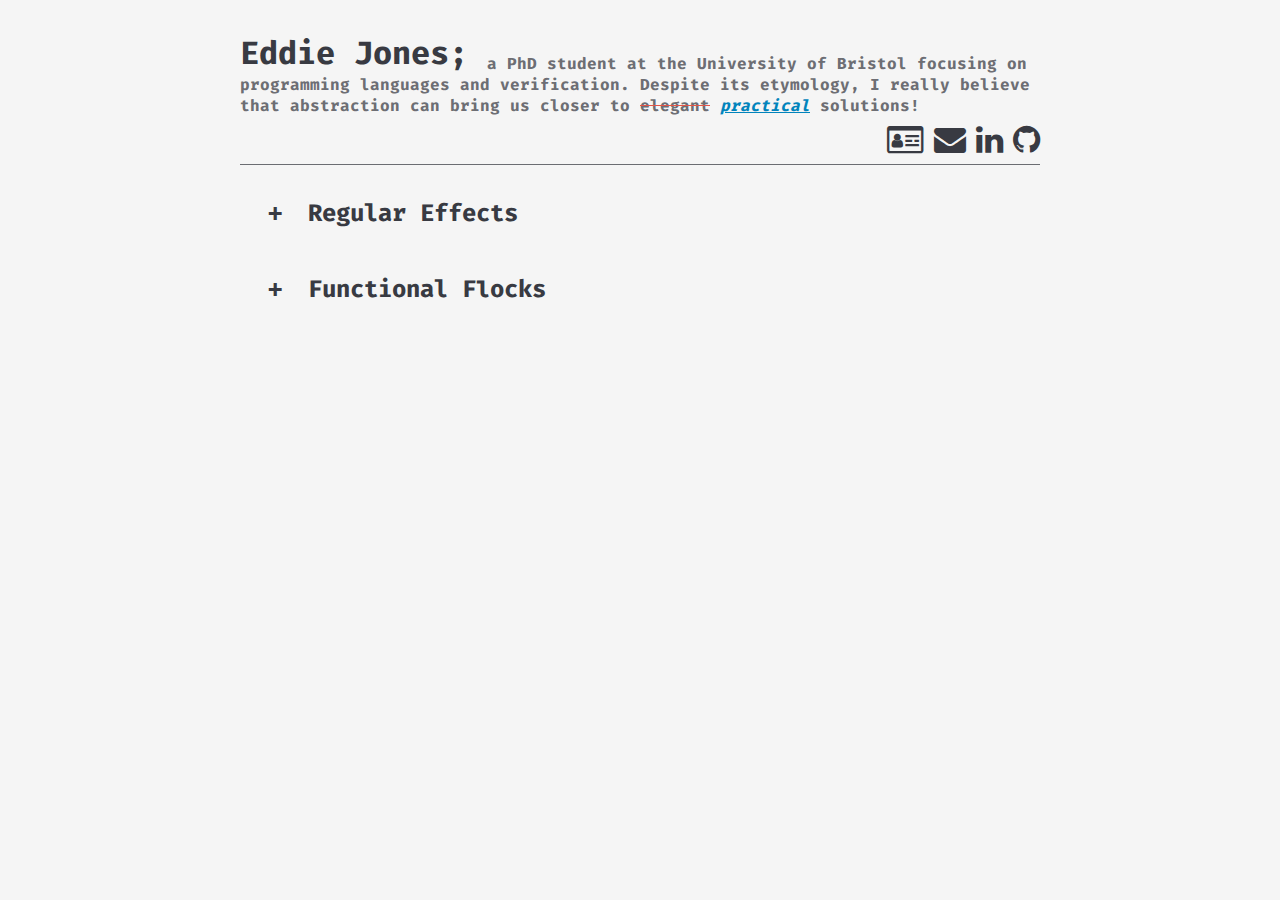
<file: index.html>
<!doctype html>
<html lang="en-GB">

<head>
  <meta charset="utf-8">
  <meta name="viewport" content="width=device-width, initial-scale=1.0">
  <meta name="description" content="Computer science in abstract">
  <meta name="keywords" content="Computer Science, Formal Verification, Functional Programming, Haskell">
  <meta name="author" content="Eddie Jones">

  <link rel="icon" href="img/icon.png">

  <link href="https://cdnjs.cloudflare.com/ajax/libs/font-awesome/4.7.0/css/font-awesome.min.css" rel="stylesheet">
  <link href="https://fonts.googleapis.com/css?family=Fira+Code" rel="stylesheet">

  <link href="style.css" rel="stylesheet">

  <title>Eddie Jones</title>
</head>

<body>
  <header>
    <div class="title">
      <a href="index.html" rel="home">Eddie Jones;</a>
    </div>

    <div class="description">
      a PhD student at the University of Bristol focusing on programming languages and verification.
      Despite its etymology, I really believe that abstraction can bring us closer to <del>elegant</del>
      <ins>practical</ins> solutions!
    </div>

    <div class="contact">
      <a href="CV.html" class="fa fa-id-card-o"></a>
      <a href="mailto: eddie.c.jones@outlook.com" class="fa fa-envelope"></a>
      <a href="https://www.linkedin.com/in/eddie-jones-b59a80151/" class="fa fa-linkedin"></a>
      <a href="https://github.com/ec-jones" class="fa fa-github"></a>
    </div>
  </header>

  <main>
    <div class="main-list">
      <details>
        <summary>
          <a href="regular-effects.html">Regular Effects</a>
        </summary>
        <div class="post-description">
          Type-checking algebraic effect protocols with the Brzozowski derivative.
        </div>
      </details>

      <details>
        <summary>
          <a href="flocking.html">Functional Flocks</a>
        </summary>
        <div class="post-description">
          Over engineering biomimicry with comonads (apparently monads don't make for a good first blog post).
        </div>
      </details>
    </div>
  </main>
</body>

</html>
</file>
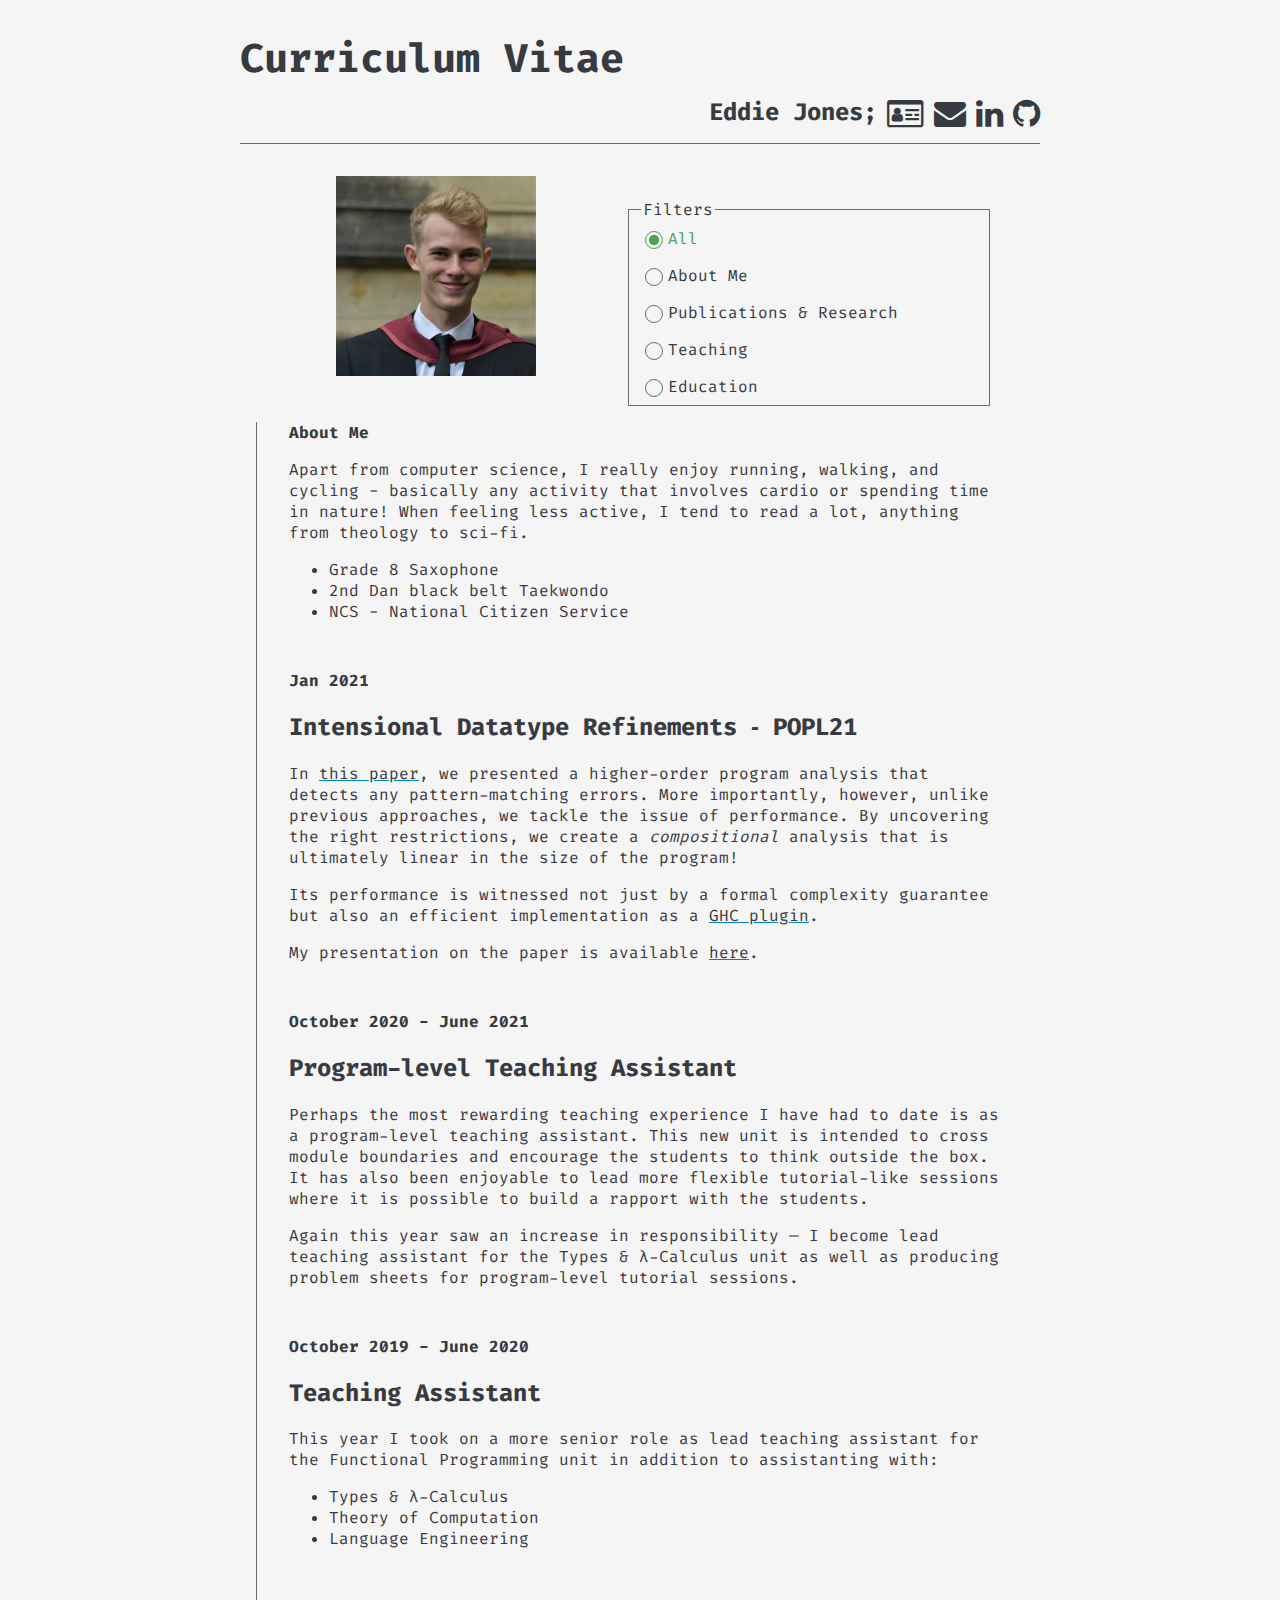
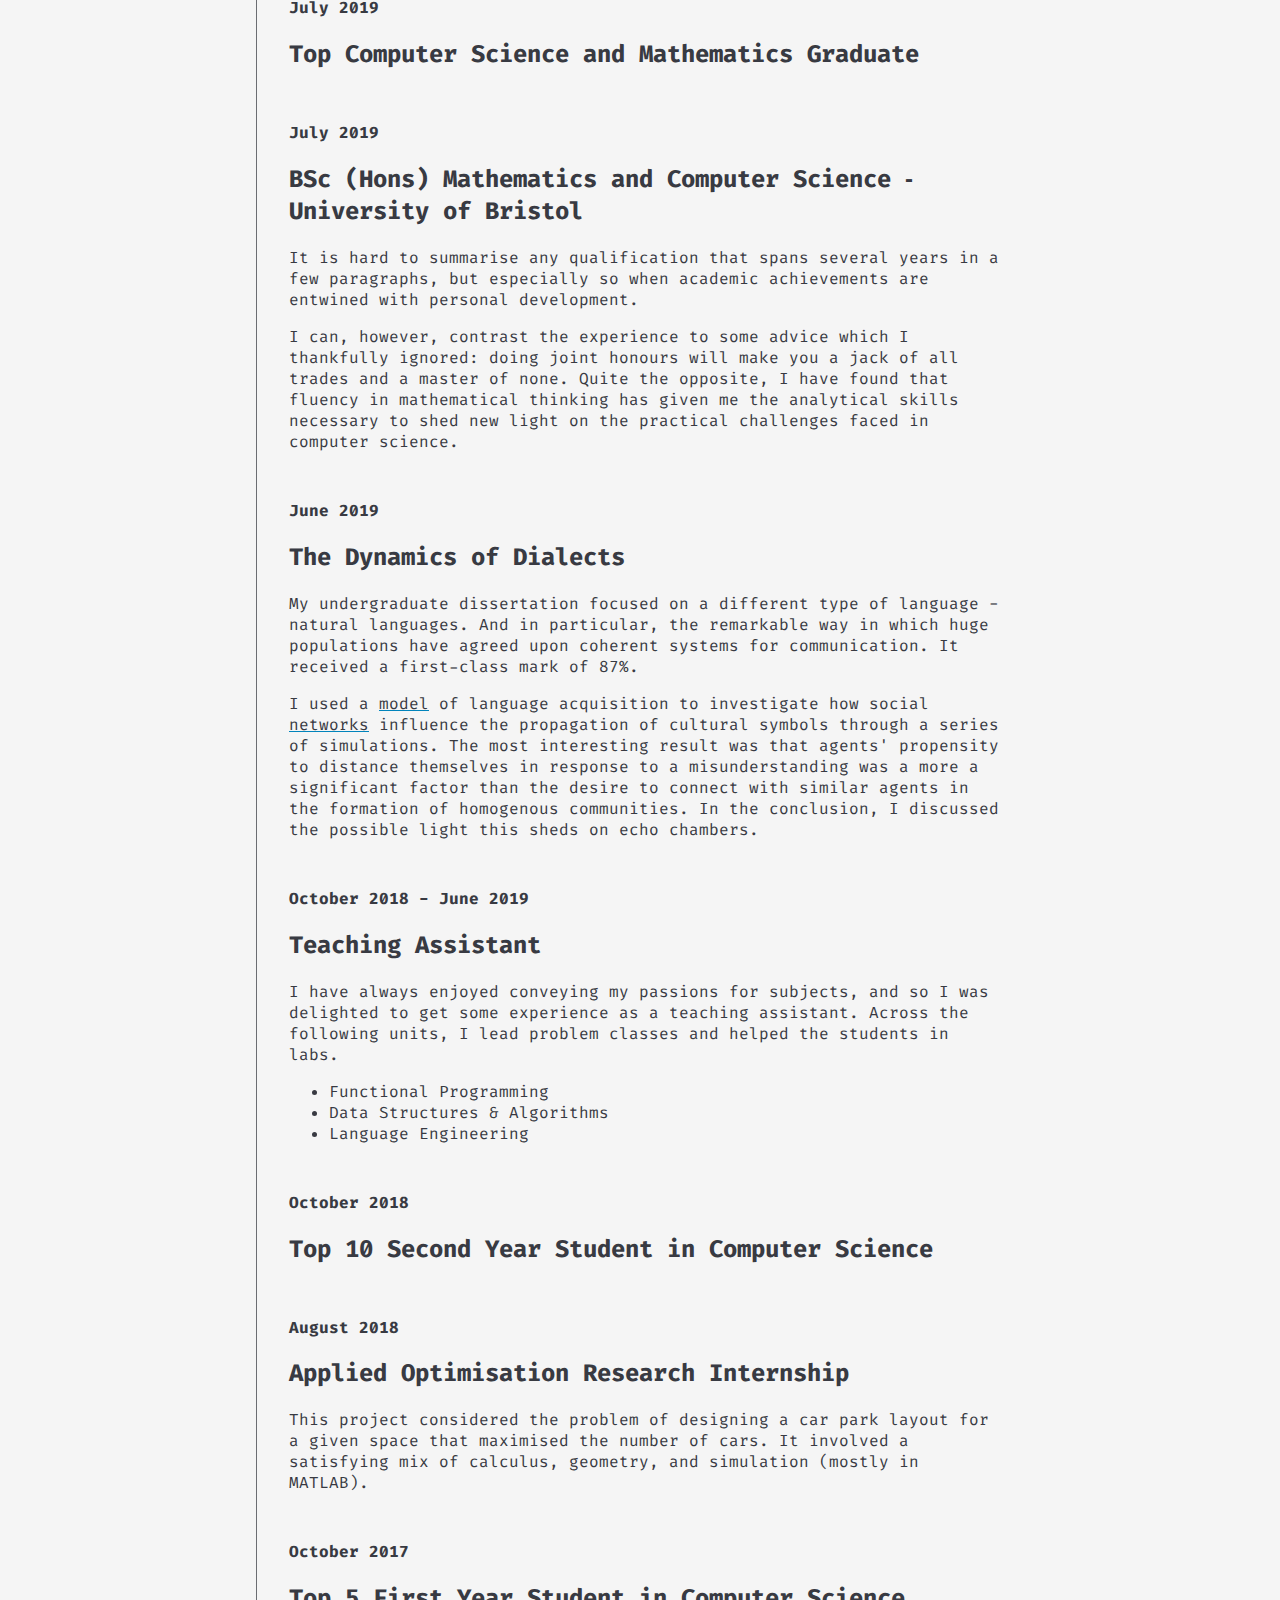
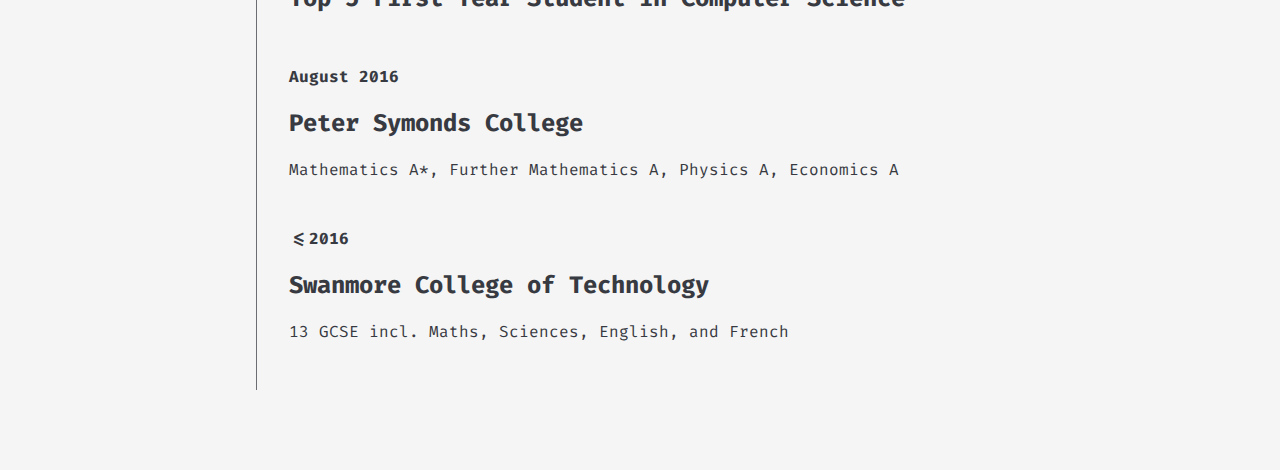
<file: CV.html>
<!doctype html>
<html lang="en">

<head>
  <meta charset="UTF-8">
  <meta name="viewport" content="width=device-width, initial-scale=1">

  <link rel="icon" href="img/icon.png">

  <link rel="stylesheet" href="https://cdnjs.cloudflare.com/ajax/libs/font-awesome/4.7.0/css/font-awesome.min.css">
  <link rel="stylesheet" href="https://fonts.googleapis.com/css?family=Fira+Code">
  <link rel="stylesheet" href="style.css">

  <script src="https://ajax.googleapis.com/ajax/libs/jquery/1.8.3/jquery.min.js"></script>

  <title>Curriculum Vitae</title>
</head>

<body>
  <header>
    <div class="post-title">
      Curriculum Vitae
    </div>

    <div class="contact">
      <a href="index.html" rel="home"><span class="home">Eddie Jones;</span></a>
      <a href="CV.html" class="fa fa-id-card-o"></a>
      <a href="mailto: eddie.c.jones@outlook.com" class="fa fa-envelope"></a>
      <a href="https://www.linkedin.com/in/eddie-jones-b59a80151/" class="fa fa-linkedin"></a>
      <a href="https://github.com/ec-jones" class="fa fa-github"></a>
    </div>
  </header>

  <main>
    <img src="img/square mug.jpg" class="mug-shot">

    <fieldset>
      <legend>Filters</legend>
      <label>
        <input type="radio" value="all" name="filters" checked />
        <span>All</span>
      </label>
      <label>
        <input type="radio" value="misc" name="filters" />
        <span>About Me</span>
      </label>
      <label>
        <input type="radio" value="pub" name="filters" />
        <span>Publications &amp; Research</span>
      </label>
      <label>
        <input type="radio" value="teach" name="filters" />
        <span>Teaching</span>
      </label>
      <label>
        <input type="radio" value="edu" name="filters" />
        <span>Education</span>
      </label>
    </fieldset>

    <div topic="misc" class="cv-item" tag="About Me">
      <!-- hidden=true -->
      <p>
        Apart from computer science, I really enjoy running, walking, and cycling - basically any activity that involves
        cardio or spending time in nature! When feeling less active, I tend to read a lot, anything from theology to
        sci-fi.
      </p>
      <ul>
        <li>Grade 8 Saxophone</li>
        <li>2nd Dan black belt Taekwondo</li>
        <li>NCS - National Citizen Service</li>
      </ul>
    </div>

    <div topic="pub" class="cv-item" tag="Jan 2021">
      <h2>Intensional Datatype Refinements &dash; POPL21</h2>
      <p>
        In <a href="https://arxiv.org/abs/2008.01452">this paper</a>, we presented a higher-order program analysis that
        detects any pattern-matching errors. More importantly, however, unlike previous approaches, we tackle the issue
        of performance. By uncovering the right restrictions, we create a <em>compositional</em> analysis that is
        ultimately linear in the size of the program!
      </p>

      <p>
        Its performance is witnessed not just by a formal complexity guarantee but also an efficient implementation as a
        <a href="https://hackage.haskell.org/package/intensional-datatys">GHC plugin</a>.
      </p>

      <p>
        My presentation on the paper is available <a href="https://www.youtube.com/watch?v=BkqoQfAWYTo">here</a>.
      </p>
    </div>

    <div topic="teach" class="cv-item" tag="October 2020 - June 2021">
      <h2>Program-level Teaching Assistant</h2>
      <p>
        Perhaps the most rewarding teaching experience I have had to date is as a program-level teaching assistant.
        This new unit is intended to cross module boundaries and encourage the students to think outside the box.
        It has also been enjoyable to lead more flexible tutorial-like sessions where it is possible to build a rapport
        with the students.
      </p>
      <p>
        Again this year saw an increase in responsibility &mdash; I become lead teaching assistant for the Types &amp;
        &lambda;-Calculus unit as well as producing problem sheets for program-level tutorial sessions.
      </p>
    </div>

    <div topic="teach" class="cv-item" tag="October 2019 - June 2020">
      <h2>Teaching Assistant </h2>
      <p>
        This year I took on a more senior role as lead teaching assistant for the Functional Programming unit in
        addition to assistanting with:

      <ul>
        <li> Types &amp; &lambda;-Calculus </li>
        <li> Theory of Computation </li>
        <li> Language Engineering </li>
      </ul>
      </p>
    </div>

    <div topic="edu" class="cv-item" tag="July 2019">
      <h2>Top Computer Science and Mathematics Graduate</h2>
    </div>

    <div topic="edu" class="cv-item" tag="July 2019">
      <h2>BSc (Hons) Mathematics and Computer Science &dash; University of Bristol</h2>
      <p>
        It is hard to summarise any qualification that spans several years in a few paragraphs, but especially so when
        academic achievements are entwined with personal development.
      </p>
      <p>
        I can, however, contrast the experience to some advice which I thankfully ignored: doing joint honours will make
        you a jack of all trades and a master of none. Quite the opposite, I have found that fluency in mathematical
        thinking has given me the analytical skills necessary to shed new light on the practical challenges faced in
        computer science.
      </p>
    </div>

    <div topic="edu, pub" class="cv-item" tag="June 2019">
      <h2>The Dynamics of Dialects</h2>
      <p>
        My undergraduate dissertation focused on a different type of language - natural languages.
        And in particular, the remarkable way in which huge populations have agreed upon coherent systems for
        communication. It received a first-class mark of 87&#37;.
      </p>
      <p>
        I used a <a href="https://www.pnas.org/content/109/18/6819.full">model</a> of language acquisition to
        investigate how social <a href="https://en.wikipedia.org/wiki/Small-world_network">networks</a> influence the
        propagation of cultural symbols through a series of simulations. The most interesting result was that agents'
        propensity to distance themselves in response to a misunderstanding was a more a significant factor than the
        desire to connect with similar agents in the formation of homogenous communities. In the conclusion, I discussed
        the possible light this sheds on echo chambers.
      </p>
    </div>

    <div topic="teach" class="cv-item" tag="October 2018 - June 2019">
      <h2>Teaching Assistant </h2>
      <p>
        I have always enjoyed conveying my passions for subjects, and so I was delighted to get some experience as a
        teaching assistant. Across the following units, I lead problem classes and helped the students in labs.
      </p>
      <ul>
        <li> Functional Programming</li>
        <li>Data Structures &amp; Algorithms</li>
        <li>Language Engineering</li>
      </ul>
    </div>

    <div topic="edu" class="cv-item" tag="October 2018">
      <h2>Top 10 Second Year Student in Computer Science</h2>
    </div>

    <div topic="pub" class="cv-item" tag="August 2018">
      <h2>Applied Optimisation Research Internship</h2>
      <p>
        This project considered the problem of designing a car park layout for a given space that maximised the number
        of cars. It involved a satisfying mix of calculus, geometry, and simulation (mostly in MATLAB).
      </p>
    </div>

    <div topic="edu" class="cv-item" tag="October 2017">
      <h2>Top 5 First Year Student in Computer Science</h2>
    </div>

    <div topic="edu" class="cv-item" tag="August 2016">
      <h2>Peter Symonds College</h2>

      <p>
        Mathematics A*, Further Mathematics A, Physics A, Economics A
      </p>
    </div>

    <div topic="edu" class="cv-item" tag="<=2016">
      <h2>Swanmore College of Technology</h2>

      <p>
        13 GCSE incl. Maths, Sciences, English, and French
      </p>
    </div>
  </main>

  <script>
    $('input[type="radio"][name="filters"]').change(function () {
      $('.cv-item').hide();
      switch ($(this).attr("value")) {
        case "all":
          $('.cv-item').show();
          // $('.cv-item[topic *= "misc"]').hide();
          break;
        case "pub": $('.cv-item[topic *= "pub"]').show();
          break;
        case "teach": $('.cv-item[topic *= "teach"]').show();
          break;
        case "edu": $('.cv-item[topic *= "edu"]').show();
          break;
        case "misc": $('.cv-item[topic *= "misc"]').show();
          break;
      }
    });
  </script>
</body>

</html>
</file>
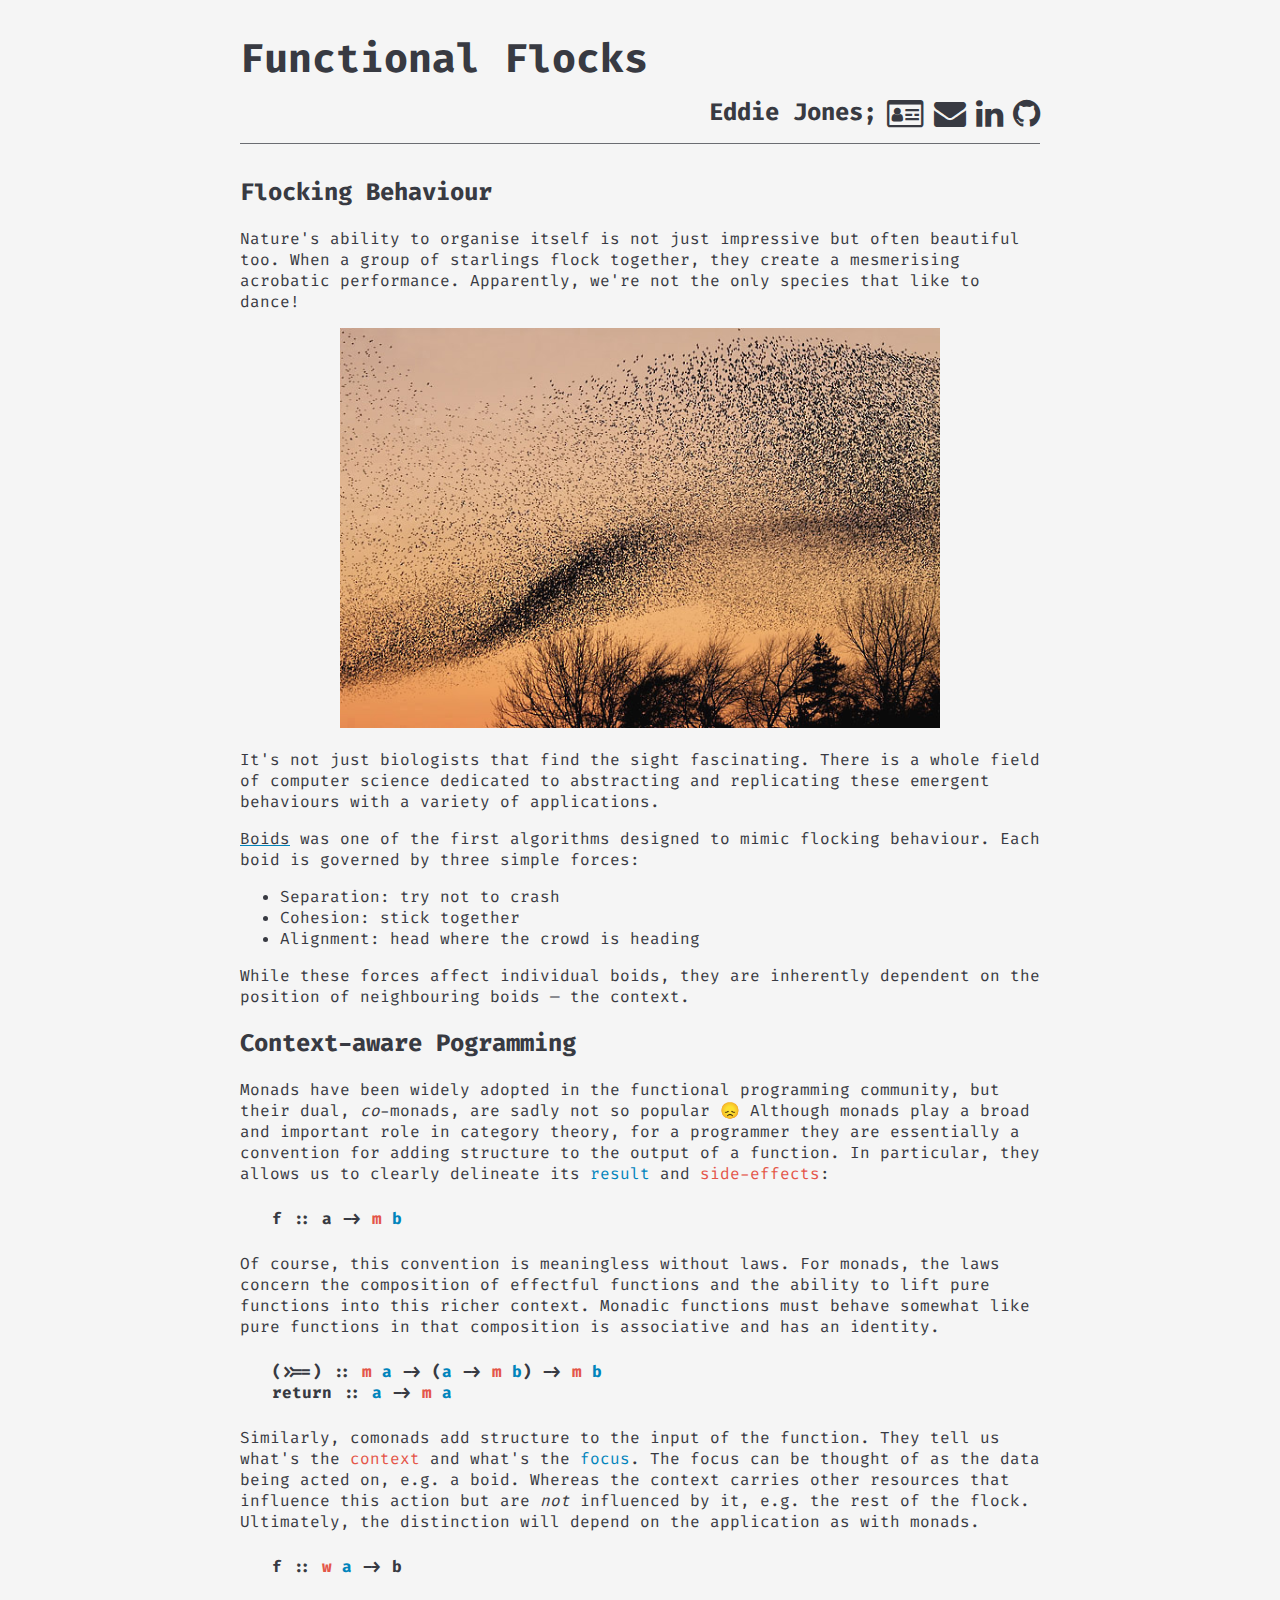
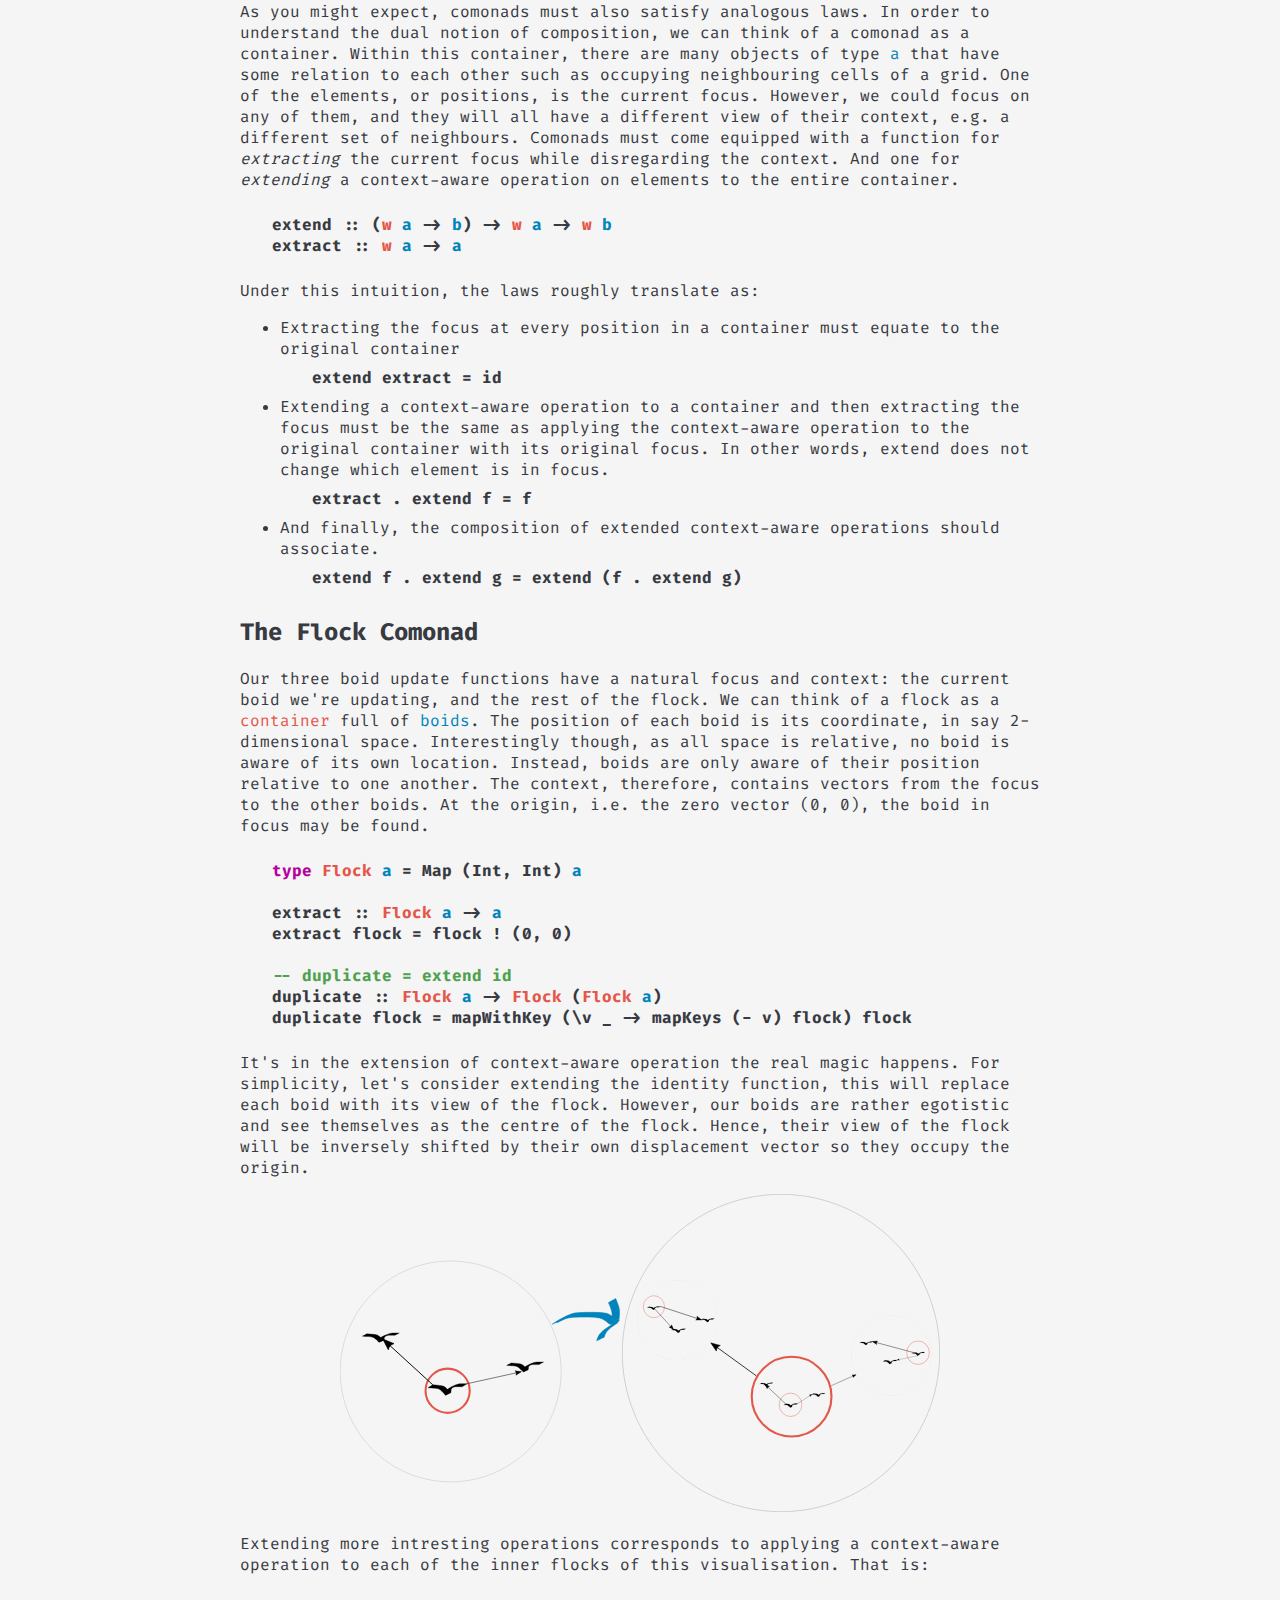
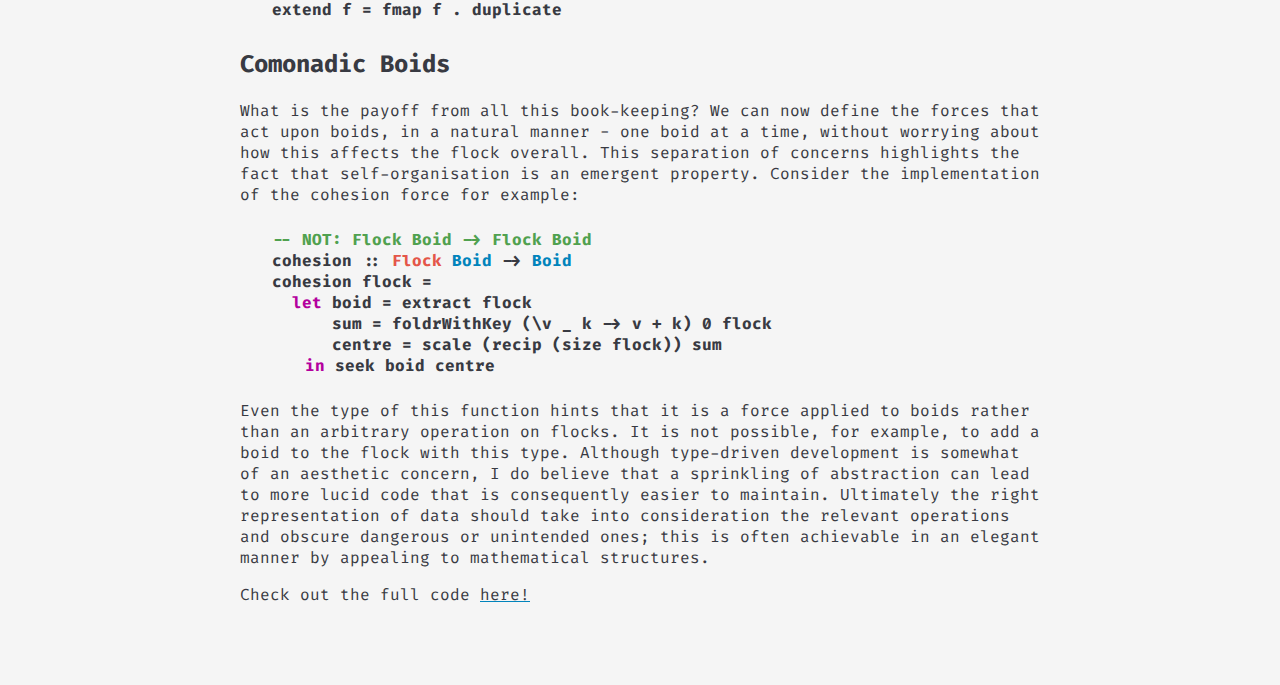
<file: flocking.html>
<!doctype html>
<html lang="en">

<head>
  <meta charset="UTF-8">
  <meta name="viewport" content="width=device-width, initial-scale=1">

  <link rel="icon" href="img/icon.png">

  <link rel="stylesheet" href="https://cdnjs.cloudflare.com/ajax/libs/font-awesome/4.7.0/css/font-awesome.min.css">
  <link rel="stylesheet" href="https://fonts.googleapis.com/css?family=Fira+Code">

  <link rel="stylesheet" href="style.css">

  <title>Functional Flocks</title>
</head>

<body>
  <header>
    <div class="post-title">
      Functional Flocks
    </div>

    <div class="contact">
      <a href="index.html" rel="home"><span class="home">Eddie Jones;</span></a>
      <a href="CV.html" class="fa fa-id-card-o"></a>
      <a href="mailto: eddie.c.jones@outlook.com" class="fa fa-envelope"></a>
      <a href="https://www.linkedin.com/in/eddie-jones-b59a80151/" class="fa fa-linkedin"></a>
      <a href="https://github.com/ec-jones" class="fa fa-github"></a>
    </div>
  </header>

  <main>
    <h2>
      Flocking Behaviour
    </h2>

    <p>
      Nature's ability to organise itself is not just impressive but often beautiful too.
      When a group of starlings flock together, they create a mesmerising acrobatic performance.
      Apparently, we're not the only species that like to dance!
    </p>

    <figure>
      <img src="img/geograph-2687912-by-Walter-Baxter.jpg" alt="A murmuration of starlings at Gretna, by Walter Baxter">
      <figcaption>
        <a href="https://www.geograph.org.uk/photo/2687912">A murmuration of starlings at Gretna</a>,
        <a href="https://www.geograph.org.uk/profile/6638">Walter Baxter</a>
        <br>
        <br>
        Available for reuse under the
        <a href="https://creativecommons.org/licenses/by-sa/2.0/">Creative Commons licence</a>
      </figcaption>
    </figure>

    <p>
      It's not just biologists that find the sight fascinating.
      There is a whole field of computer science dedicated to abstracting and replicating these emergent behaviours with
      a variety of applications.
    </p>

    <p>
      <a href="http://www.red3d.com/cwr/boids/">Boids</a> was one of the first algorithms designed to mimic flocking
      behaviour.
      Each boid is governed by three simple forces:
    <ul>
      <li>Separation: try not to crash</li>
      <li>Cohesion: stick together</li>
      <li>Alignment: head where the crowd is heading</li>
    </ul>
    </p>

    <p>
      While these forces affect individual boids, they are inherently dependent on the position of neighbouring boids
      &mdash; the context.
    </p>

    <h2>
      Context-aware Pogramming
    </h2>

    <p>
      Monads have been widely adopted in the functional programming community, but their dual, <em>co</em>-monads, are
      sadly not so popular &#128542; Although monads play a broad and important role in category theory, for a
      programmer they are essentially a convention for adding structure to the output of a function.
      In particular, they allows us to clearly delineate its <span class="blue">result</span> and <span
        class="red">side-effects</span>:
    </p>
    <div class="code-line">
      f :: a -> <span class="red">m</span> <span class="blue">b</span>
    </div>
    <p>
      Of course, this convention is meaningless without laws.
      For monads, the laws concern the composition of effectful functions and the ability to lift pure functions into
      this richer context. Monadic functions must behave somewhat like pure functions in that composition is associative
      and has an identity.
    </p>
    <div class="code-line">
      (>>=) :: <span class="red">m</span> <span class="blue">a</span> -> (<span class="blue">a</span> -> <span
        class="red">m</span> <span class="blue">b</span>) -> <span class="red">m</span> <span class="blue">b</span>
      <br>
      return :: <span class="blue">a</span> -> <span class="red">m</span> <span class="blue">a</span>
      <br>

    </div>
    <p>
      Similarly, comonads add structure to the input of the function. They tell us what's the <span
        class="red">context</span> and what's the <span class="blue">focus</span>. The focus can be thought of as
      the
      data being acted on, e.g. a boid. Whereas the context carries other resources that influence this action but are
      <em>not</em> influenced by it, e.g. the rest of the flock. Ultimately, the distinction will depend on the
      application as with monads.
    </p>
    <div class="code-line">
      f :: <span class="red">w</span> <span class="blue">a</span> -> b
    </div>
    <p>
      As you might expect, comonads must also satisfy analogous laws.

      In order to understand the dual notion of composition, we can think of a comonad as a container.
      Within this container, there are many objects of type <span class="blue">a</span> that have some relation to each
      other such as occupying neighbouring cells of a grid. One of the elements, or positions, is the current focus.
      However, we could focus on any of them, and they will all have a different view of their context, e.g. a different
      set of neighbours.

      Comonads must come equipped with a function for <em>extracting</em> the current focus while disregarding the
      context. And one for <em>extending</em> a context-aware operation on elements to the entire container.

    </p>
    <div class="code-line">
      extend :: (<span class="red">w</span> <span class="blue">a</span> -> <span class="blue">b</span>) ->
      <span class="red">w</span> <span class="blue">a</span> -> <span class="red">w</span> <span class="blue">b</span>
      <br>
      extract :: <span class="red">w</span> <span class="blue">a</span> ->
      <span class="blue">a</span>
    </div>

    <p>
      Under this intuition, the laws roughly translate as:
    <ul>
      <li>Extracting the focus at every position in a container must equate to the original container</li>
      <div class="code-line">
        extend extract = id
      </div>
      <li>Extending a context-aware operation to a container and then extracting the focus must be the same as applying
        the context-aware operation to the original container with its original focus. In other words, extend does not
        change which element is in focus.
      </li>
      <div class="code-line">
        extract . extend f = f
      </div>
      <li>And finally, the composition of extended context-aware operations should associate. </li>
      <div class="code-line">
        extend f . extend g = extend (f . extend g)
      </div>
    </ul>
    </p>

    <h2>
      The Flock Comonad
    </h2>

    <p>
      Our three boid update functions have a natural focus and context: the current boid we're updating, and the rest of
      the flock. We can think of a flock as a <span class="red">container</span> full of
      <span class="blue">boids</span>. The position of each boid is its coordinate, in say 2-dimensional space.
      Interestingly though, as all space is relative, no boid is aware of its own location. Instead, boids are only
      aware of their position relative to one another. The context, therefore, contains vectors from the focus to the
      other boids. At the origin, i.e. the zero vector (0, 0), the boid in focus may be found.
    </p>

    <div class="code-line">
      <span class="purple">type</span> <span class="red">Flock</span> <span class="blue">a</span> = Map (Int, Int) <span
        class="blue">a</span>
      <br>
      <br>
      extract :: <span class="red">Flock</span> <span class="blue">a</span> ->
      <span class="blue">a</span>
      <br>
      extract flock = flock ! (0, 0)
      <br>
      <br>
      <span class="green">-- duplicate = extend id</span>
      <br>
      duplicate :: <span class="red">Flock</span> <span class="blue">a</span> ->
      <span class="red">Flock</span> (<span class="red">Flock</span> <span class="blue">a</span>)
      <br>
      duplicate flock = mapWithKey (\v _ -> mapKeys (- v) flock) flock
    </div>

    <p>
      It's in the extension of context-aware operation the real magic happens.
      For simplicity, let's consider extending the identity function, this will replace each boid with its view of the
      flock.
      However, our boids are rather egotistic and see themselves as the centre of the flock.
      Hence, their view of the flock will be inversely shifted by their own displacement vector so they occupy the
      origin.
    </p>

    <figure>
      <img src="img/drawing.svg" alt="A murmuration of starlings at Gretna, by Walter Baxter">
    </figure>

    <p>
      Extending more intresting operations corresponds to applying a context-aware operation to each of the inner flocks
      of this visualisation. That is:
    </p>

    <div class="code-line">
      extend f = fmap f . duplicate
    </div>

    <h2>Comonadic Boids</h2>

    <p>
      What is the payoff from all this book-keeping? We can now define the forces that act upon boids, in a natural
      manner - one boid at a time, without worrying about how this affects the flock overall. This separation of
      concerns highlights the fact that self-organisation is an emergent property. Consider the implementation of the
      cohesion force for example:
    </p>

    <div class="code-line">
      <span class="green">-- NOT: Flock Boid -> Flock Boid </span>
      <br>
      cohesion :: <span class="red">Flock</span> <span class="blue">Boid</span> -> <span class="blue">Boid</span>
      <br>
      cohesion flock =
      <br>
      &nbsp; <span class="purple">let</span> boid = extract flock
      <br>
      &nbsp; &nbsp; &nbsp; sum = foldrWithKey (\v _ k -> v + k) 0 flock
      <br>
      &nbsp; &nbsp; &nbsp; centre = scale (recip (size flock)) sum
      <br>
      &nbsp; &thinsp; <span class="purple">in</span> seek boid centre
    </div>

    <p>
      Even the type of this function hints that it is a force applied to boids rather than an arbitrary operation on
      flocks. It is not possible, for example, to add a boid to the flock with this type. Although type-driven
      development is somewhat of an aesthetic concern, I do believe that a sprinkling of abstraction can lead to more
      lucid code that is consequently easier to maintain. Ultimately the right representation of data should take into
      consideration the relevant operations and obscure dangerous or unintended ones; this is often achievable in an
      elegant manner by appealing to mathematical structures.
    </p>

    <p>Check out the full code <a href="https://github.com/ec-jones/doodles/blob/master/src/Flock.hs">here!</a>
    </p>
  </main>
</body>

</html>
</file>
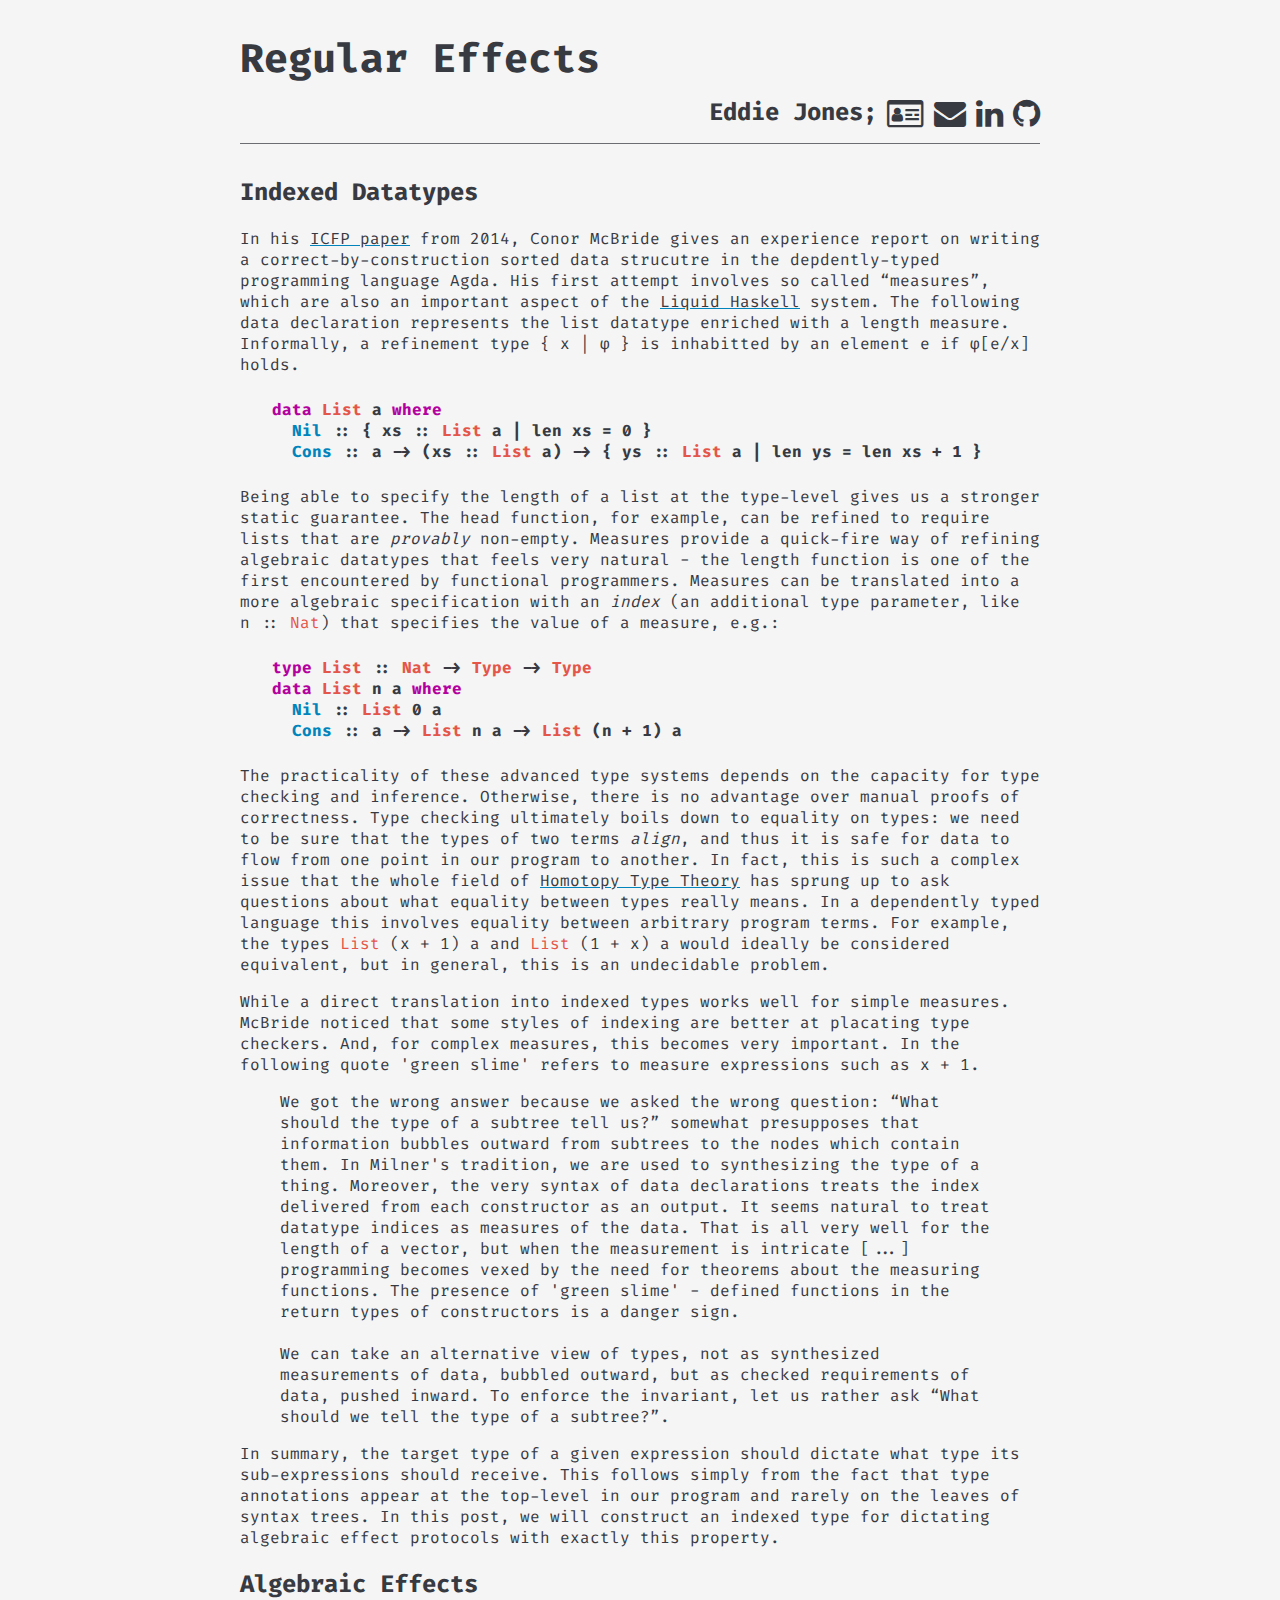
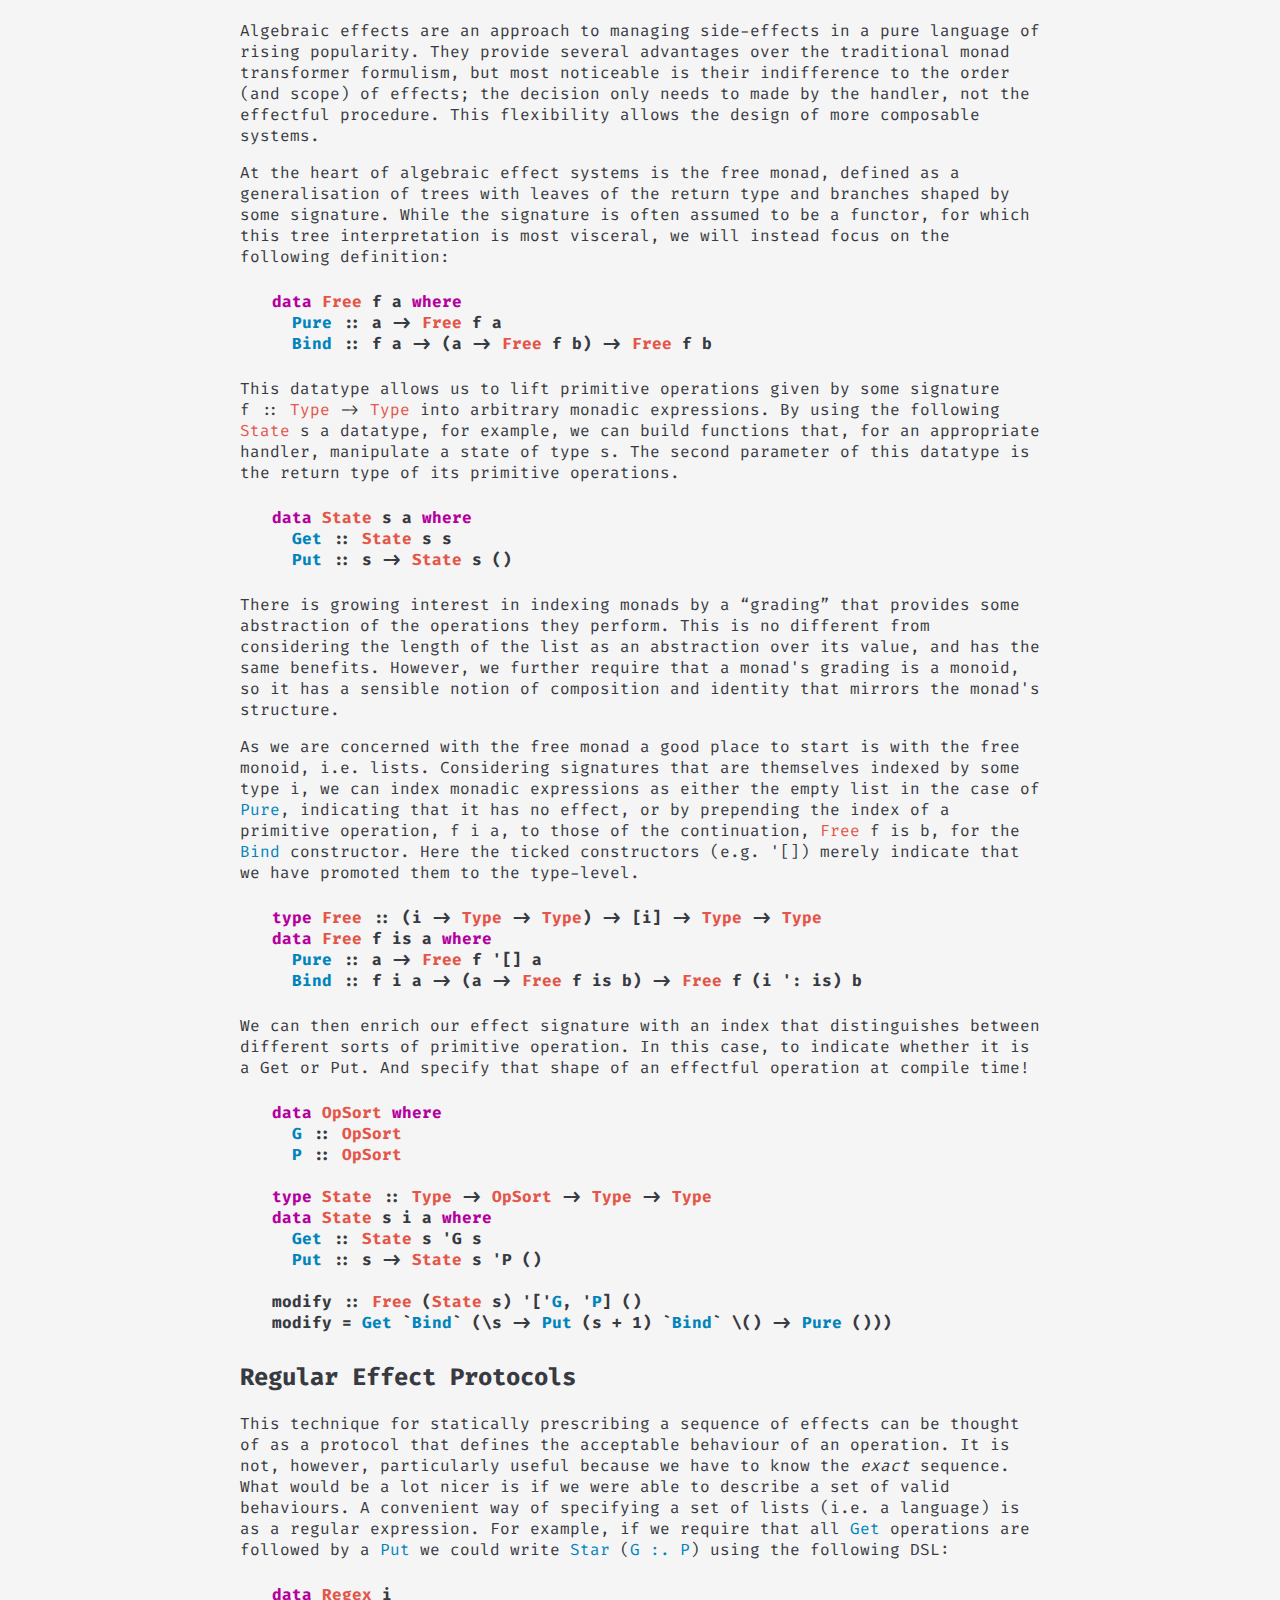
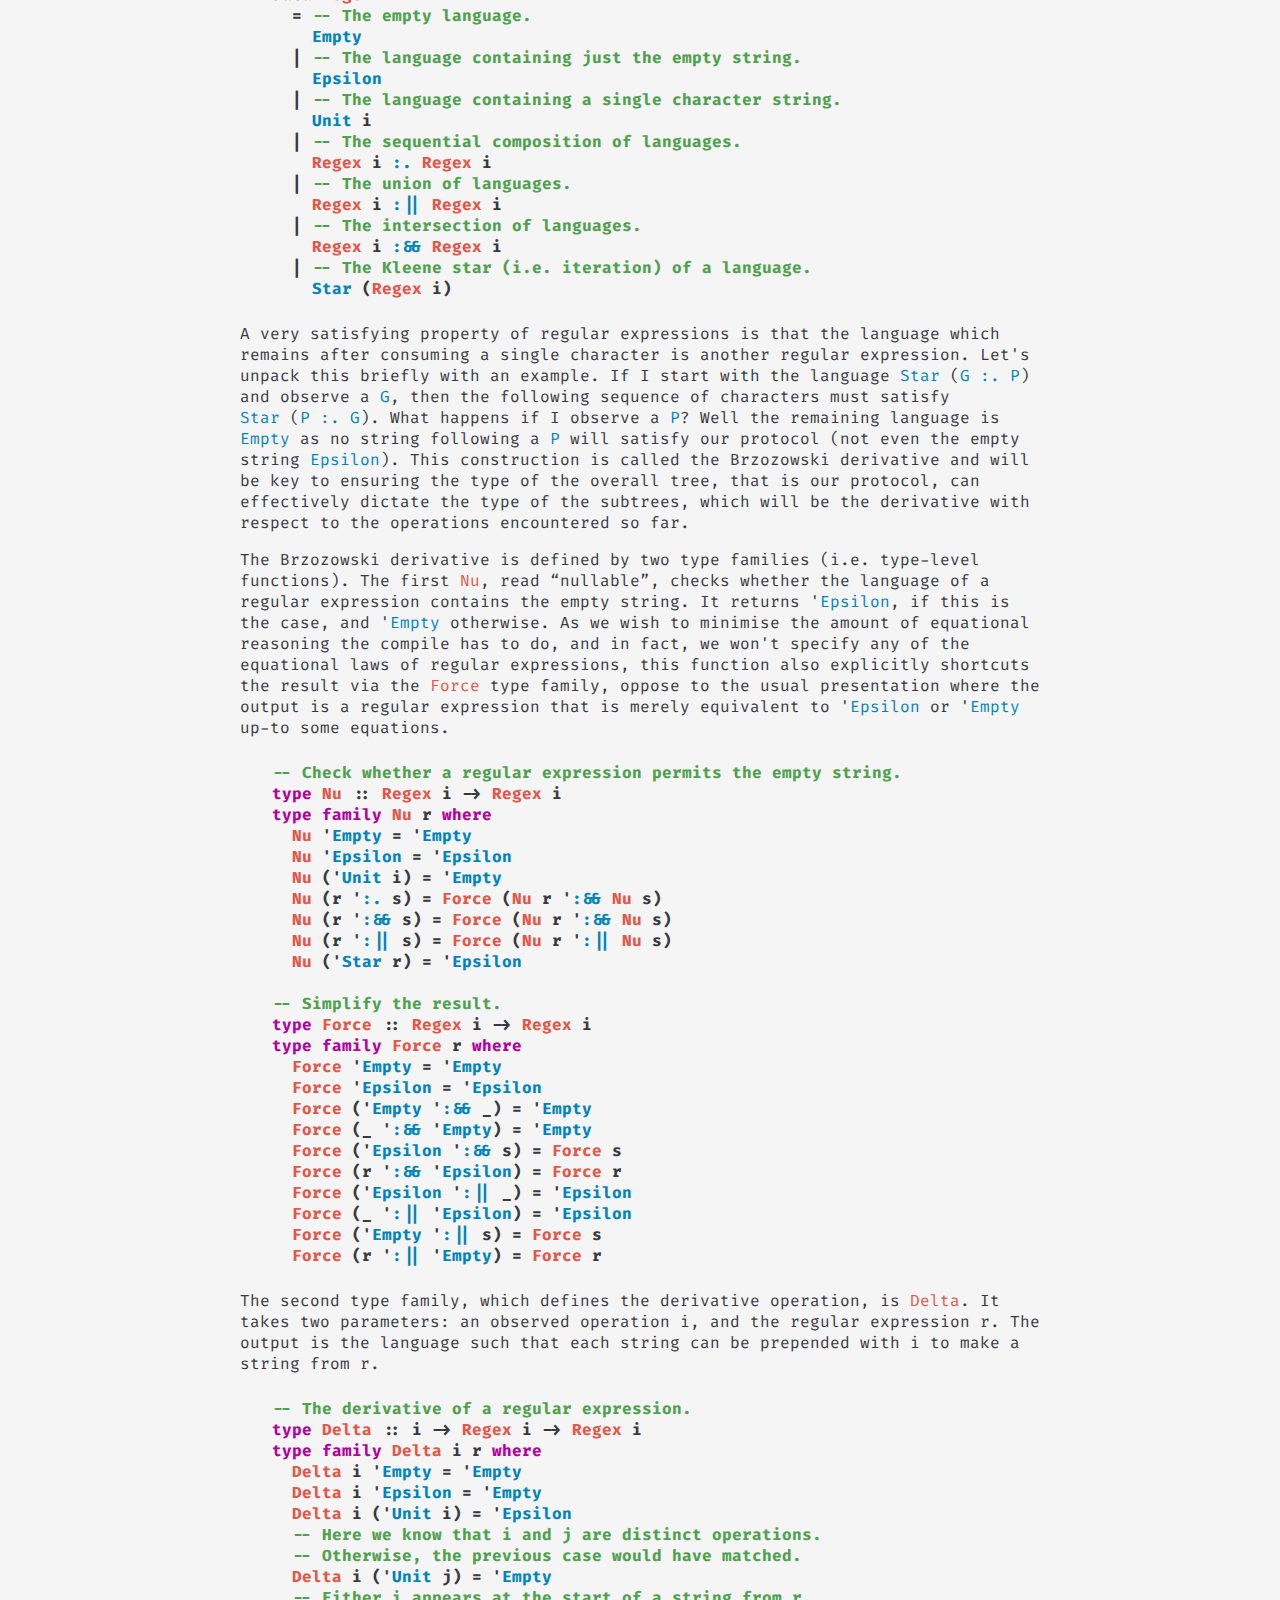
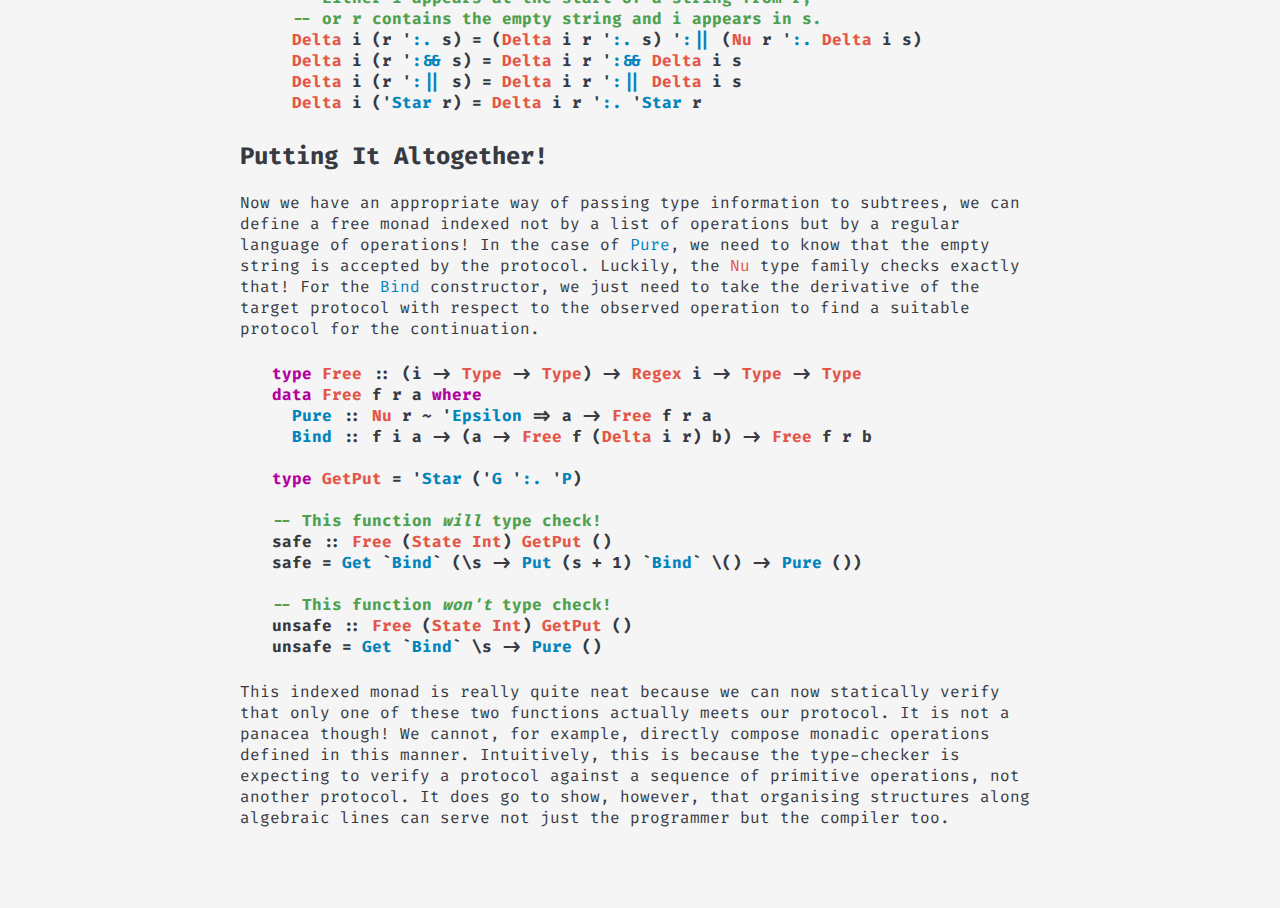
<file: regular-effects.html>
<!doctype html>
<html lang="en">

<head>
  <meta charset="UTF-8">
  <meta name="viewport" content="width=device-width, initial-scale=1">

  <link rel="icon" href="img/icon.png">

  <link rel="stylesheet" href="https://cdnjs.cloudflare.com/ajax/libs/font-awesome/4.7.0/css/font-awesome.min.css">
  <link rel="stylesheet" href="https://fonts.googleapis.com/css?family=Fira+Code">

  <link rel="stylesheet" href="style.css">

  <title>Regular Effects</title>
</head>

<body>
  <header>
    <div class="post-title">
      Regular Effects
    </div>

    <div class="contact">
      <a href="index.html" rel="home"><span class="home">Eddie Jones;</span></a>
      <a href="CV.html" class="fa fa-id-card-o"></a>
      <a href="mailto: eddie.c.jones@outlook.com" class="fa fa-envelope"></a>
      <a href="https://www.linkedin.com/in/eddie-jones-b59a80151/" class="fa fa-linkedin"></a>
      <a href="https://github.com/ec-jones" class="fa fa-github"></a>
    </div>
  </header>

  <main>
    <h2>
      Indexed Datatypes
    </h2>

    <p>
      In his <a href="https://strathprints.strath.ac.uk/51678/7/McBride_ICFP_2014_How_to_keep_your_neighbours_in_order.pdf">
      ICFP paper</a> from 2014, Conor McBride gives an experience report on writing a correct-by-construction sorted data
      strucutre in the depdently-typed programming language Agda. His first attempt involves so called <q>measures</q>,
      which are also an important aspect of the <a href="https://ucsd-progsys.github.io/liquidhaskell/">
      Liquid Haskell</a> system. The following data declaration represents the list datatype enriched with a length
      measure. Informally, a refinement type <span>{ x | &phi; }</span> is inhabitted by an element e if
      <span>&phi;[e/x]</span> holds.
    </p>

    <div class="code-line">
      <span class="purple">data</span> <span class="red">List</span> a <span class="purple">where</span>
      <br>
      &nbsp; <span class="blue">Nil</span> :: { xs :: <span class="red">List</span> a | len xs = 0 }
      <br>
      &nbsp; <span class="blue">Cons</span> :: a -> (xs :: <span class="red">List</span> a) -> { ys ::
      <span class="red">List</span> a | len ys = len xs + 1 }
    </div>

    <p>
      Being able to specify the length of a list at the type-level gives us a stronger static guarantee. The head
      function, for example, can be refined to require lists that are <em>provably</em> non-empty. Measures provide a
      quick-fire way of refining algebraic datatypes that feels very natural - the length function is one of the first
      encountered by functional programmers. Measures can be translated into a more algebraic specification with an
      <em>index</em> (an additional type parameter, like <span>n :: <span class="red">Nat</span></span>) that specifies
      the value of a measure, e.g.:
    </p>

    <div class="code-line">
      <span class="purple">type</span> <span class="red">List</span> :: <span class="red">Nat</span> ->
      <span class="red">Type</span> -> <span class="red">Type</span>
      <br>
      <span class="purple">data</span> <span class="red">List</span> n a <span class="purple">where</span>
      <br>
      &nbsp; <span class="blue">Nil</span> :: <span class="red">List</span> 0 a
      <br>
      &nbsp; <span class="blue">Cons</span> :: a -> <span class="red">List</span> n a -> <span class="red">List</span>
      (n + 1) a
    </div>

    <p>
      The practicality of these advanced type systems depends on the capacity for type checking and inference.
      Otherwise, there is no advantage over manual proofs of correctness. Type checking ultimately boils down to
      equality on types: we need to be sure that the types of two terms <em>align</em>, and thus it is safe for data to
      flow from one point in our program to another. In fact, this is such a complex issue that the whole field of
      <a href="https://homotopytypetheory.org">Homotopy Type Theory</a> has sprung up to ask questions about what
      equality between types really means. In a dependently typed language this involves equality between arbitrary
      program terms. For example, the types <span><span class="red">List</span> (x + 1) a</span> and
      <span><span class="red">List</span> (1 + x)</span> a would ideally be considered equivalent, but in general, this
      is an undecidable problem.
    </p>

    <p>
      While a direct translation into indexed types works well for simple measures. McBride noticed that some styles of
      indexing are better at placating type checkers. And, for complex measures, this becomes very important. In the
      following quote 'green slime' refers to measure expressions such as x + 1.
    <blockquote>
      We got the wrong answer because we asked the wrong question: <q>What should the type of a subtree tell us?</q>
      somewhat presupposes that information bubbles outward from subtrees to the nodes which contain them. In Milner's
      tradition, we are used to synthesizing the type of a thing. Moreover, the very syntax of data declarations treats
      the index delivered from each constructor as an output. It seems natural to treat datatype indices as measures of
      the data. That is all very well for the length of a vector, but when the measurement is intricate [...]
      programming becomes vexed by the need for theorems about the measuring functions. The presence of 'green slime' -
      defined functions in the return types of constructors is a danger sign.
      <br>
      <br>
      We can take an alternative view of types, not as synthesized measurements of data, bubbled outward, but as checked
      requirements of data, pushed inward. To enforce the invariant, let us rather ask
      <q>What should we tell the type of a subtree?</q>.
    </blockquote>
    In summary, the target type of a given expression should dictate what type its sub-expressions should receive. This
    follows simply from the fact that type annotations appear at the top-level in our program and rarely on the leaves
    of syntax trees. In this post, we will construct an indexed type for dictating algebraic effect protocols with
    exactly this property.
    </p>

    <h2>
      Algebraic Effects
    </h2>

    <p>
      Algebraic effects are an approach to managing side-effects in a pure language of rising popularity. They provide
      several advantages over the traditional monad transformer formulism, but most noticeable is their indifference to
      the order (and scope) of effects; the decision only needs to made by the handler, not the effectful procedure.
      This flexibility allows the design of more composable systems.
    </p>
    <p>
      At the heart of algebraic effect systems is the free monad, defined as a generalisation of trees with leaves of
      the return type and branches shaped by some signature. While the signature is often assumed to be a functor, for
      which this tree interpretation is most visceral, we will instead focus on the following definition:
    </p>

    <div class="code-line">
      <span class="purple">data</span> <span class="red">Free</span> f a <span class="purple">where</span>
      <br>
      &nbsp; <span class="blue">Pure</span> :: a -> <span class="red">Free</span> f a
      <br>
      &nbsp; <span class="blue">Bind</span> :: f a -> (a -> <span class="red">Free</span> f b) ->
      <span class="red">Free</span> f b
    </div>

    <p>
      This datatype allows us to lift primitive operations given by some signature
      <span>f :: <span class="red">Type</span> -> <span class="red">Type</span></span> into arbitrary monadic
      expressions. By using the following <span><span class="red">State</span> s a</span> datatype, for example, we can
      build functions that, for an appropriate handler, manipulate a state of type s. The second parameter of this
      datatype is the return type of its primitive operations.
    </p>

    <div class="code-line">
      <span class="purple">data</span> <span class="red">State</span> s a <span class="purple">where</span>
      <br>
      &nbsp; <span class="blue">Get</span> :: <span class="red">State</span> s s
      <br>
      &nbsp; <span class="blue">Put</span> :: s -> <span class="red">State</span> s ()
    </div>

    <p>
      There is growing interest in indexing monads by a <q>grading</q> that provides some abstraction of the operations
      they perform. This is no different from considering the length of the list as an abstraction over its value, and
      has the same benefits. However, we further require that a monad's grading is a monoid, so it has a sensible notion
      of composition and identity that mirrors the monad's structure.
    </p>

    <p>
      As we are concerned with the free monad a good place to start is with the free monoid, i.e. lists. Considering
      signatures that are themselves indexed by some type i, we can index monadic expressions as either the empty list
      in the case of <span class="blue">Pure</span>, indicating that it has no effect, or by prepending the index of a
      primitive operation, <span>f i a</span>, to those of the continuation, <span><span class="red">Free</span> f is
      b</span>, for the <span class="blue">Bind</span> constructor. Here the ticked constructors (e.g. '[]) merely
      indicate that we have promoted them to the type-level.
    </p>

    <div class="code-line">
      <span class="purple">type</span> <span class="red">Free</span> :: (i -> <span class="red">Type</span> ->
      <span class="red">Type</span>) -> [i] -> <span class="red">Type</span> -> <span class="red">Type</span>
      <br>
      <span class="purple">data</span> <span class="red">Free</span> f is a <span class="purple">where</span>
      <br>
      &nbsp; <span class="blue">Pure</span> :: a -> <span class="red">Free</span> f '[] a
      <br>
      &nbsp; <span class="blue">Bind</span> :: f i a -> (a -> <span class="red">Free</span> f is b) ->
      <span class="red">Free</span> f (i ': is) b
    </div>

    <p>
      We can then enrich our effect signature with an index that distinguishes between different sorts of primitive
      operation. In this case, to indicate whether it is a Get or Put. And specify that shape of an effectful operation
      at compile time!
    </p>

    <div class="code-line">
      <span class="purple">data</span> <span class="red">OpSort</span> <span class="purple">where</span>
      <br>
      &nbsp; <span class="blue">G</span> :: <span class="red">OpSort</span>
      <br>
      &nbsp; <span class="blue">P</span> :: <span class="red">OpSort</span>
      <br>
      <br>
      <span class="purple">type</span> <span class="red">State</span> :: <span class="red">Type</span> ->
      <span class="red">OpSort</span> -> <span class="red">Type</span> -> <span class="red">Type</span>
      <br>
      <span class="purple">data</span> <span class="red">State</span> s i a <span class="purple">where</span>
      <br>
      &nbsp; <span class="blue">Get</span> :: <span class="red">State</span> s 'G s
      <br>
      &nbsp; <span class="blue">Put</span> :: s -> <span class="red">State</span> s 'P ()
      <br>
      <br>
      modify :: <span class="red">Free</span> (<span class="red">State</span> s) '['<span class="blue">G</span>,
      '<span class="blue">P</span>] ()
      <br>
      modify = <span class="blue">Get</span> `<span class="blue">Bind</span>` (\s -> <span class="blue">Put</span> (s +
      1) `<span class="blue">Bind</span>` \() -> <span class="blue">Pure</span> ()))
    </div>

    <h2>Regular Effect Protocols</h2>

    <p>
      This technique for statically prescribing a sequence of effects can be thought of as a protocol that defines the
      acceptable behaviour of an operation. It is not, however, particularly useful because we have to know the
      <em>exact</em> sequence. What would be a lot nicer is if we were able to describe a set of valid behaviours. A
      convenient way of specifying a set of lists (i.e. a language) is as a regular expression. For example, if we
      require that all <span class="blue">Get</span> operations are followed by a <span class="blue">Put</span> we could
      write
      <span><span class="blue">Star</span> (<span class="blue">G</span> <span class="blue">:.</span>
      <span class="blue">P</span>)</span> using the following DSL:
    </p>

    <div class="code-line">
      <span class="purple">data</span> <span class="red">Regex</span> i
      <br> &nbsp; = <span class="green">-- The empty language.</span><br>
      &nbsp; &nbsp; <span class="blue">Empty</span>
      <br> &nbsp; | <span class="green">-- The language containing just the empty string.</span> <br>
      &nbsp; &nbsp; <span class="blue">Epsilon</span>
      <br> &nbsp; | <span class="green">-- The language containing a single character string.</span> <br>
      &nbsp; &nbsp; <span class="blue">Unit</span> i
      <br> &nbsp; | <span class="green">-- The sequential composition of languages.</span> <br>
      &nbsp; &nbsp; <span class="red">Regex</span> i <span class="blue">:.</span> <span class="red">Regex</span> i
      <br> &nbsp; | <span class="green">-- The union of languages.</span> <br>
      &nbsp; &nbsp; <span class="red">Regex</span> i <span class="blue">:||</span> <span class="red">Regex</span> i
      <br> &nbsp; | <span class="green">-- The intersection of languages.</span> <br>
      &nbsp; &nbsp; <span class="red">Regex</span> i <span class="blue">:&&</span> <span class="red">Regex</span> i
      <br>&nbsp; | <span class="green">-- The Kleene star (i.e. iteration) of a language.</span> <br>
      &nbsp; &nbsp; <span class="blue">Star</span> (<span class="red">Regex</span> i)
    </div>

    <p>
      A very satisfying property of regular expressions is that the language which remains after consuming a single
      character is another regular expression. Let's unpack this briefly with an example. If I start with the language
      <span><span class="blue">Star</span> (<span class="blue">G</span> <span class="blue">:.</span>
      <span class="blue">P</span>)</span> and observe a <span class="blue">G</span>, then the following sequence of
      characters must satisfy <span><span class="blue">Star</span> (<span class="blue">P</span>
      <span class="blue">:.</span> <span class="blue">G</span>)</span>. What happens if I observe a
      <span class="blue">P</span>? Well the remaining language is <span class="blue">Empty</span> as no string
      following a <span class="blue">P</span> will satisfy our protocol (not even the empty string
      <span class="blue">Epsilon</span>). This construction is called the Brzozowski derivative and will be key to
      ensuring the type of the overall tree, that is our protocol, can effectively dictate the type of the subtrees,
      which will be the derivative with respect to the operations encountered so far.
    </p>

    <p>
      The Brzozowski derivative is defined by two type families (i.e. type-level functions). The first
      <span class="red">Nu</span>, read <q>nullable</q>, checks whether the language of a regular expression contains
      the empty string. It returns '<span class="blue">Epsilon</span>, if this is the case, and
      '<span class="blue">Empty</span> otherwise. As we wish to minimise the amount of equational reasoning the compile
      has to do, and in fact, we won't specify any of the equational laws of regular expressions, this function also
      explicitly shortcuts the result via the <span class="red">Force</span> type family, oppose to the usual
      presentation where the output is a regular expression that is merely equivalent to
      '<span class="blue">Epsilon</span> or '<span class="blue">Empty</span> up-to some equations.
    </p>

    <div class="code-line">
      <span class="green">-- Check whether a regular expression permits the empty string.</span>
      <br>
      <span class="purple">type</span> <span class="red">Nu</span> :: <span class="red">Regex</span> i ->
      <span class="red">Regex</span> i
      <br>
      <span class="purple">type</span> <span class="purple">family</span> <span class="red">Nu</span> r
      <span class="purple">where</span>
      <br>
      &nbsp; <span class="red">Nu</span> '<span class="blue">Empty</span> = '<span class="blue">Empty</span>
      <br>
      &nbsp; <span class="red">Nu</span> '<span class="blue">Epsilon</span> = '<span class="blue">Epsilon</span>
      <br>
      &nbsp; <span class="red">Nu</span> ('<span class="blue">Unit</span> i) = '<span class="blue">Empty</span>
      <br>
      &nbsp; <span class="red">Nu</span> (r '<span class="blue">:.</span> s) = <span class="red">Force</span>
      (<span class="red">Nu</span> r '<span class="blue">:&&</span> <span class="red">Nu</span> s)
      <br>
      &nbsp; <span class="red">Nu</span> (r '<span class="blue">:&&</span> s) = <span class="red">Force</span>
      (<span class="red">Nu</span> r '<span class="blue">:&&</span> <span class="red">Nu</span> s)
      <br>
      &nbsp; <span class="red">Nu</span> (r '<span class="blue">:||</span> s) = <span class="red">Force</span>
      (<span class="red">Nu</span> r '<span class="blue">:||</span> <span class="red">Nu</span> s)
      <br>
      &nbsp; <span class="red">Nu</span> ('<span class="blue">Star</span> r) = '<span class="blue">Epsilon</span>
      <br>
      <br>
      <span class="green">-- Simplify the result.</span>
      <br>
      <span class="purple">type</span> <span class="red">Force</span> :: <span class="red">Regex</span> i ->
      <span class="red">Regex</span> i
      <br>
      <span class="purple">type</span> <span class="purple">family</span> <span class="red">Force</span> r
      <span class="purple">where</span>
      <br>
      &nbsp; <span class="red">Force</span> '<span class="blue">Empty</span> = '<span class="blue">Empty</span>
      <br>
      &nbsp; <span class="red">Force</span> '<span class="blue">Epsilon</span> = '<span class="blue">Epsilon</span>
      <br>
      &nbsp; <span class="red">Force</span> ('<span class="blue">Empty</span> '<span class="blue">:&&</span> _) =
      '<span class="blue">Empty</span>
      <br>
      &nbsp; <span class="red">Force</span> (_ '<span class="blue">:&&</span> '<span class="blue">Empty</span>) =
      '<span class="blue">Empty</span>
      <br>
      &nbsp; <span class="red">Force</span> ('<span class="blue">Epsilon</span> '<span class="blue">:&&</span> s) =
      <span class="red">Force</span> s
      <br>
      &nbsp; <span class="red">Force</span> (r '<span class="blue">:&&</span> '<span class="blue">Epsilon</span>) =
      <span class="red">Force</span> r
      <br>
      &nbsp; <span class="red">Force</span> ('<span class="blue">Epsilon</span> '<span class="blue">:||</span> _) =
      '<span class="blue">Epsilon</span>
      <br>
      &nbsp; <span class="red">Force</span> (_ '<span class="blue">:||</span> '<span class="blue">Epsilon</span>) =
      '<span class="blue">Epsilon</span>
      <br>
      &nbsp; <span class="red">Force</span> ('<span class="blue">Empty</span> '<span class="blue">:||</span> s) =
      <span class="red">Force</span> s
      <br>
      &nbsp; <span class="red">Force</span> (r '<span class="blue">:||</span> '<span class="blue">Empty</span>) =
      <span class="red">Force</span> r
      <br>
    </div>

    <p>
      The second type family, which defines the derivative operation, is <span class="red">Delta</span>. It takes two
      parameters: an observed operation i, and the regular expression r. The output is the language such that each
      string
      can be prepended with i to make a string from r.
    </p>

    <div class="code-line">
      <span class="green">-- The derivative of a regular expression.</span>
      <br>
      <span class="purple">type</span> <span class="red">Delta</span> :: i -> <span class="red">Regex</span> i ->
      <span class="red">Regex</span> i
      <br>
      <span class="purple">type</span> <span class="purple">family</span> <span class="red">Delta</span> i r
      <span class="purple">where</span>
      <br>
      &nbsp; <span class="red">Delta</span> i '<span class="blue">Empty</span> = '<span class="blue">Empty</span>
      <br>
      &nbsp; <span class="red">Delta</span> i '<span class="blue">Epsilon</span> = '<span class="blue">Empty</span>
      <br>
      &nbsp; <span class="red">Delta</span> i ('<span class="blue">Unit</span> i) = '<span class="blue">Epsilon</span>
      <br>
      &nbsp; <span class="green">-- Here we know that i and j are distinct operations.</span>
      <br>
      &nbsp; <span class="green">-- Otherwise, the previous case would have matched.</span>
      <br>
      &nbsp; <span class="red">Delta</span> i ('<span class="blue">Unit</span> j) = '<span class="blue">Empty</span>
      <br>
      &nbsp; <span class="green">-- Either i appears at the start of a string from r,</span>
      <br>
      &nbsp; <span class="green">-- or r contains the empty string and i appears in s.</span>
      <br>
      &nbsp; <span class="red">Delta</span> i (r '<span class="blue">:.</span> s) = (<span class="red">Delta</span> i r
      '<span class="blue">:.</span> s) '<span class="blue">:||</span> (<span class="red">Nu</span> r
      '<span class="blue">:.</span> <span class="red">Delta</span> i s)
      <br>
      &nbsp; <span class="red">Delta</span> i (r '<span class="blue">:&&</span> s) = <span class="red">Delta</span> i r
      '<span class="blue">:&&</span> <span class="red">Delta</span> i s
      <br>
      &nbsp; <span class="red">Delta</span> i (r '<span class="blue">:||</span> s) = <span class="red">Delta</span> i r
      '<span class="blue">:||</span> <span class="red">Delta</span> i s
      <br>
      &nbsp; <span class="red">Delta</span> i ('<span class="blue">Star</span> r) = <span class="red">Delta</span> i r
      '<span class="blue">:.</span> '<span class="blue">Star</span> r
    </div>

    <h2>Putting It Altogether!</h2>

    <p>
      Now we have an appropriate way of passing type information to subtrees, we can define a free monad indexed not by
      a list of operations but by a regular language of operations! In the case of <span class="blue">Pure</span>, we
      need to know that the empty string is accepted by the protocol. Luckily, the <span class="red">Nu</span>
      type family checks exactly that! For the <span class="blue">Bind</span> constructor, we just need to take the
      derivative of the target protocol with respect to the observed operation to find a suitable protocol for the
      continuation.
    </p>

    <div class="code-line">
      <span class="purple">type</span> <span class="red">Free</span> :: (i ->
      <span class="red">Type</span> ->
      <span class="red">Type</span>) -> <span class="red">Regex</span> i -> <span class="red">Type</span> -> <span class="red">Type</span>
      <br>
      <span class="purple">data</span> <span class="red">Free</span> f r a <span class="purple">where</span>
      <br>
      &nbsp; <span class="blue">Pure</span> :: <span class="red">Nu</span> r ~ '<span class="blue">Epsilon</span> => a
      -> <span class="red">Free</span> f r a
      <br>
      &nbsp; <span class="blue">Bind</span> :: f i a -> (a -> <span class="red">Free</span> f
      (<span class="red">Delta</span> i r) b) ->
      <span class="red">Free</span> f r b
      <br>
      <br>
      <span class="purple">type</span> <span class="red">GetPut</span> = '<span class="blue">Star</span>
      ('<span class="blue">G</span> '<span class="blue">:.</span> '<span class="blue">P</span>)
      <br>
      <br>
      <span class="green">-- This function <em>will</em> type check!</span>
      <br>
      safe :: <span class="red">Free</span> (<span class="red">State</span> <span class="red">Int</span>)
      <span class="red">GetPut</span> ()
      <br>
      safe = <span class="blue">Get</span> `<span class="blue">Bind</span>` (\s -> <span class="blue">Put</span> (s +
      1) `<span class="blue">Bind</span>` \() -> <span class="blue">Pure</span> ())
      <br>
      <br>
      <span class="green">-- This function <em>won't</em> type check!</span>
      <br>
      unsafe :: <span class="red">Free</span> (<span class="red">State</span> <span class="red">Int</span>)
      <span class="red">GetPut</span> ()
      <br>
      unsafe = <span class="blue">Get</span> `<span class="blue">Bind</span>` \s -> <span class="blue">Pure</span> ()
    </div>

    <p>
      This indexed monad is really quite neat because we can now statically verify that only one of these two functions
      actually meets our protocol. It is not a panacea though! We cannot, for example, directly compose monadic
      operations defined in this manner. Intuitively, this is because the type-checker is expecting to verify a protocol
      against a sequence of primitive operations, not another protocol. It does go to show, however, that organising
      structures along algebraic lines can serve not just the programmer but the compiler too.
    </p>
  </main>
</body>

</html>
</file>
<file: style.css>
/* theme */
:root {
  --white: #f5f5f5;
  --black: #383a42;
  --grey: #383a42bb;
  --red: #e45649;
  --blue: #0184bc;
  --purple: #B4009E;
  --green: #50A14F;
}

body {
  margin: 0 auto;
  width: 90%;
  max-width: 800px;
  font-family: "Fira Code", sans-serif;
  color: var(--black);
  background-color: var(--white);
}

/* index & header */

header {
  margin: 2em 0;
  font-weight: bolder;
  border-bottom: thin solid var(--grey);
}

.title {
  display: inline;
  font-size: 2em;
}

.title a {
  text-decoration: none;
}

.post-title {
  font-size: 2.5em;
}

.description {
  display: inline;
  font-weight: bolder;
  color: var(--grey);
  vertical-align: bottom;
}

del {
  text-decoration-color: var(--red);
}

ins {
  font-style: italic;
  color: var(--blue);
}

.contact {
  padding: 0.5em 0;
  text-align: right;
}

.contact a {
  display: inline-block;
  font-style: normal;
  font-size: 2em;
  text-decoration: none;
}

.contact a span.home {
  vertical-align: 0.2em;
  font-size: 0.75em;
  text-decoration: none;
}

main {
  margin-bottom: 5em;
}

.main-list {
  margin: 1em 0;
  padding: 0 40px;
}

summary a {
  text-decoration: none;
}

details[open] summary~* {
  animation: open 0.3s ease-in-out;
}

details summary::-webkit-details-marker {
  display: none;
}

details summary {
  margin: .5em 0;
  font-size: 1.5em;
  font-weight: bold;
  outline: none;
  cursor: pointer;
  list-style: none;
}

@keyframes open {
  from {
    opacity: 0;
  }
  to {
    opacity: 1;
  }
}

details summary::before {
  display: inline-block;
  margin-left: -0.5em;
  margin-right: 0.5em;
  content: "+";
  transition: 0.3s ease-in-out;
}

details {
  margin-bottom: 2em;
}

details summary:hover:before {
  color: var(--blue);
}

details[open] summary::before {
  transform: rotate(45deg);
}

.post-description {
  margin: 0 2em;
  font-weight: bolder;
  color: var(--grey);
}
a, a:visited {
  color: var(--black);
  text-decoration: underline;
  text-decoration-color: var(--blue);
}

a:hover {
  color: var(--blue);
  cursor: pointer
}

/* CV */

label > input[type="radio"] {
  display: none;
}

label > input[type="radio"] + *::before {
  content: "";
  display: inline-block;
  vertical-align: bottom;
  width: 1rem;
  height: 1rem;
  margin-right: 0.3rem;
  border-radius: 50%;
  border-style: solid;
  border-width: 0.1rem;
  border-color: var(--grey);
}

label > input[type="radio"]:checked + * {
  color: var(--green);
}

label > input[type="radio"]:checked + *::before {
  background: radial-gradient(var(--green) 0%, var(--green) 40%, transparent 50%, transparent);
  border-color: var(--gren);
}

label > input[type="radio"] + * {
  display: block;
  padding: 0.5rem 1rem;
}

fieldset {
  width: 45%;
  display: inline;
  margin-right: 1em;
  margin-bottom: 1em;
  padding: 0;
  border: thin solid var(--grey);
}

legend {
  margin-left: 0.75em;
}

.mug-shot {
  width: 45%;
  display: inline;
  height: 200px;
  margin-left: 1em;
  margin-bottom: 1em;
}

.cv-item {
	padding: 0em 2em 2em;
  margin-left: 1em;
	position: relative;
	border-left: thin solid var(--grey);
  transition: border 0.3s;
}

.cv-item:hover {
  border-left: thick solid var(--green);
}

.cv-item::before {
  left: 2em;
  top: 1em;
  content: attr(tag);
  display: block;
  font-weight: bold;
}

/* articles */

figure {
  position: relative;
  margin: 0 auto;
  width: 75%;
}

img {
  width: 100%;
  object-fit: contain;
}

figcaption {
  position: absolute;
  padding: 5%;
  top: 0;
  left: 0;
  width: 90%;
  height: 90%;
  text-align: center;
  opacity: 0;
  background-color: var(--white);
  font-weight: bolder;
  font-size: smaller;
}

@keyframes open-half {
  from {
    opacity: 0;
  }
  to {
    opacity: 0.75;
  }
}

figure:hover figcaption {
  animation: open-half 0.3s ease-in-out;
}

figcaption:hover {
  opacity: 0.75;
}

.code-line {
  padding: .5em 2em;
  white-space: nowrap;
  text-align: left;
  font-weight: bolder;
  overflow-x: auto;
}

span {
  display: inline-block;
  white-space: nowrap;
}

.blue {
  color: var(--blue);
}

.red {
  color: var(--red);
}

.green {
  color: var(--green);
}

.purple {
  color: var(--purple);
}

/* For small screens */
@media only screen and (max-width: 650px) {
  .post-description {
    margin-left: 0;
  }

  .main-list {
    padding-right: 0;
    padding-left: 20px;
  }

  fieldset {
    width:100%;
    margin: 0 auto;
    margin-bottom: 1em;
  }
  .mug-shot {
    width: 100%;
    margin: 0 auto;
  }

  .cv-item {
    margin-left: 0em !important;
  }
}
</file>
